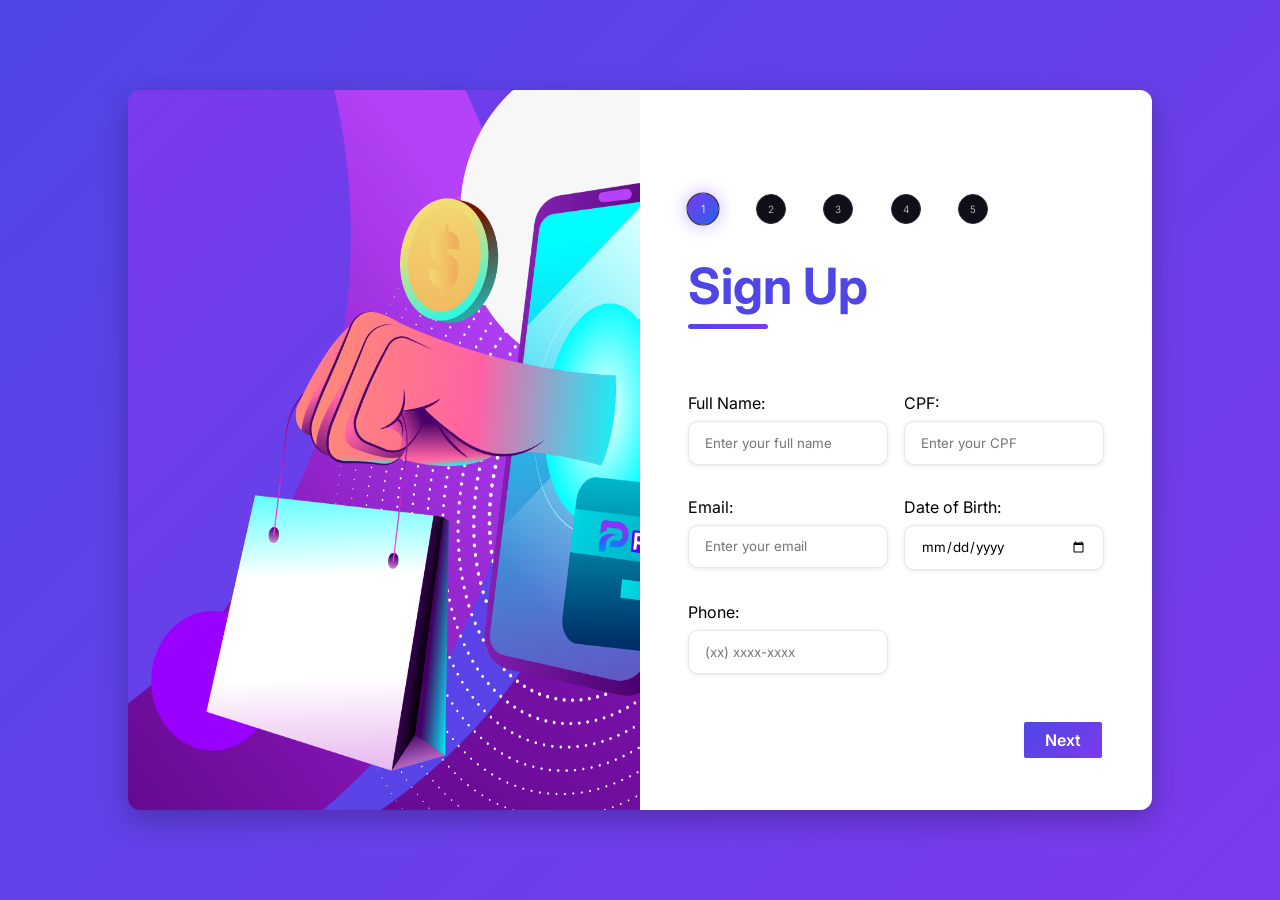
<file: WebApplication/FrontEnd/src/pages/DataBasic/index.html>
<!DOCTYPE html>
<html lang="pt-br">

<head>
    <meta charset="UTF-8">
    <meta name="viewport" content="width=device-width, initial-scale=1.0">
    <title>DataBasic</title>

    <link rel="stylesheet" href="assets/style.css">
</head>

<body>

    <div class="container">

        <div class="form-image">
            <img src="assets/img/LogoFu.png" alt="logo">
        </div>

        <div class="form">

            <form id="step1">

                <div class="steps">
                    <div class="step active">1</div>
                    <div class="step">2</div>
                    <div class="step">3</div>
                    <div class="step">4</div>
                    <div class="step">5</div>
                </div>

                <div class="form-header">

                    <div class="title">
                        <h1>Sign Up</h1>
                    </div>

                    <div class="form-logo">
                        <img src="assets/img/LogoFundo.png" alt="logo">
                    </div>

                </div>

                <div class="input-group">

                    <div class="input-box">
                        <label for="name">Full Name:</label>
                        <input id="name" name="name" type="text"
                            placeholder="Enter your full name" required>
                    </div>

                    <div class="input-box">
                        <label for="cpf">CPF:</label>
                        <input id="cpf" name="cpf" type="text"
                            placeholder="Enter your CPF" required>
                    </div>

                    <div class="input-box">
                        <label for="email">Email:</label>
                        <input id="email" name="email" type="email"
                            placeholder="Enter your email" required>
                    </div>

                    <div class="input-box">
                        <label for="dateOfBirth">Date of Birth:</label>
                        <input id="dateOfBirth" name="dateOfBirth" type="date" required>
                    </div>

                    <div class="input-box">
                        <label for="phone">Phone:</label>
                        <input id="phone" name="phone" type="tel"
                            placeholder="(xx) xxxx-xxxx" required>
                    </div>

                </div>

                <div class="login-button">
                    <button id="btnCadastrar" type="button">Next</button>
                </div>

            </form>

        </div>

    </div>

    <script src="dataBasic.js"></script>

</body>

</html>
</file>
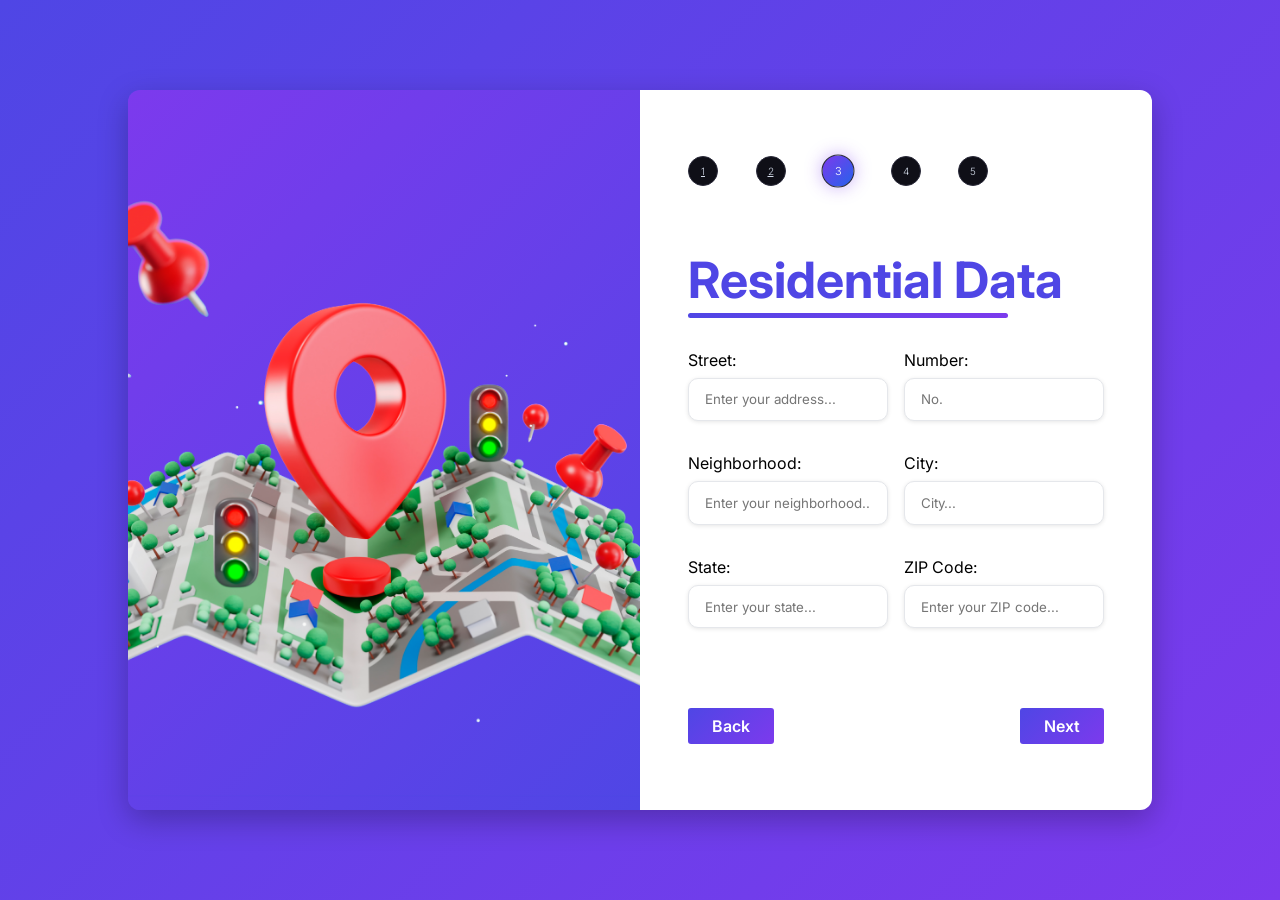
<file: WebApplication/FrontEnd/src/pages/DataAddress/address.html>
<!DOCTYPE html>
<html lang="pt-br">

<head>
    <meta charset="UTF-8">
    <meta name="viewport" content="width=device-width, initial-scale=1.0">
    <title>DataBasic</title>

    <link rel="stylesheet" href="assets/style.css">
</head>

<body>

    <div class="container">

        <div class="form-image">
            <img src="assets/img/mapa-3d.png" alt="logo">
        </div>

        <div class="form">

            <form id="step3">

                <div class="steps">
                    <a href="../DataBasic/index.html" class="step">1</a>
                    <a href="../DataFinancial/financeiro.html" class="step">2</a>
                    <div class="step active">3</div>
                    <div class="step">4</div>
                    <div class="step">5</div>
                </div>

                <div class="form-header">

                    <div class="title">
                        <h1>Residential Data</h1>
                    </div>

                    <div class="form-logo">
                        <img src="assets/img/LogoFundo.png" alt="logo">
                    </div>

                </div>

                <div class="input-group">

                    <div class="input-box">
                        <label for="rua">Street:</label>
                        <input id="rua" name="rua" type="text" placeholder="Enter your address..." required>
                    </div>

                    <div class="input-box">
                        <label for="numero">Number:</label>
                        <input id="numero" name="numero" type="text" placeholder="No." required>
                    </div>

                    <div class="input-box">
                        <label for="bairro">Neighborhood:</label>
                        <input id="bairro" name="bairro" type="text" placeholder="Enter your neighborhood..." required>
                    </div>

                    <div class="input-box">
                        <label for="cidade">City:</label>
                        <input id="cidade" name="cidade" type="text" placeholder="City..." required>
                    </div>

                    <div class="input-box">
                        <label for="estado">State:</label>
                        <input id="estado" name="estado" type="text" placeholder="Enter your state..." required>
                    </div>

                    <div class="input-box">
                        <label for="cep">ZIP Code:</label>
                        <input id="cep" name="cep" type="text" placeholder="Enter your ZIP code..." required>
                    </div>

                </div>

                <div class="navigation-buttons">

                    <button type="button" onclick="history.back()">
                        Back
                    </button>

                    <button type="button" id="btnNext">Next</button>

                </div>

            </form>

        </div>

    </div>

    <script src="dataAddress.js"></script>

</body>

</html>
</file>
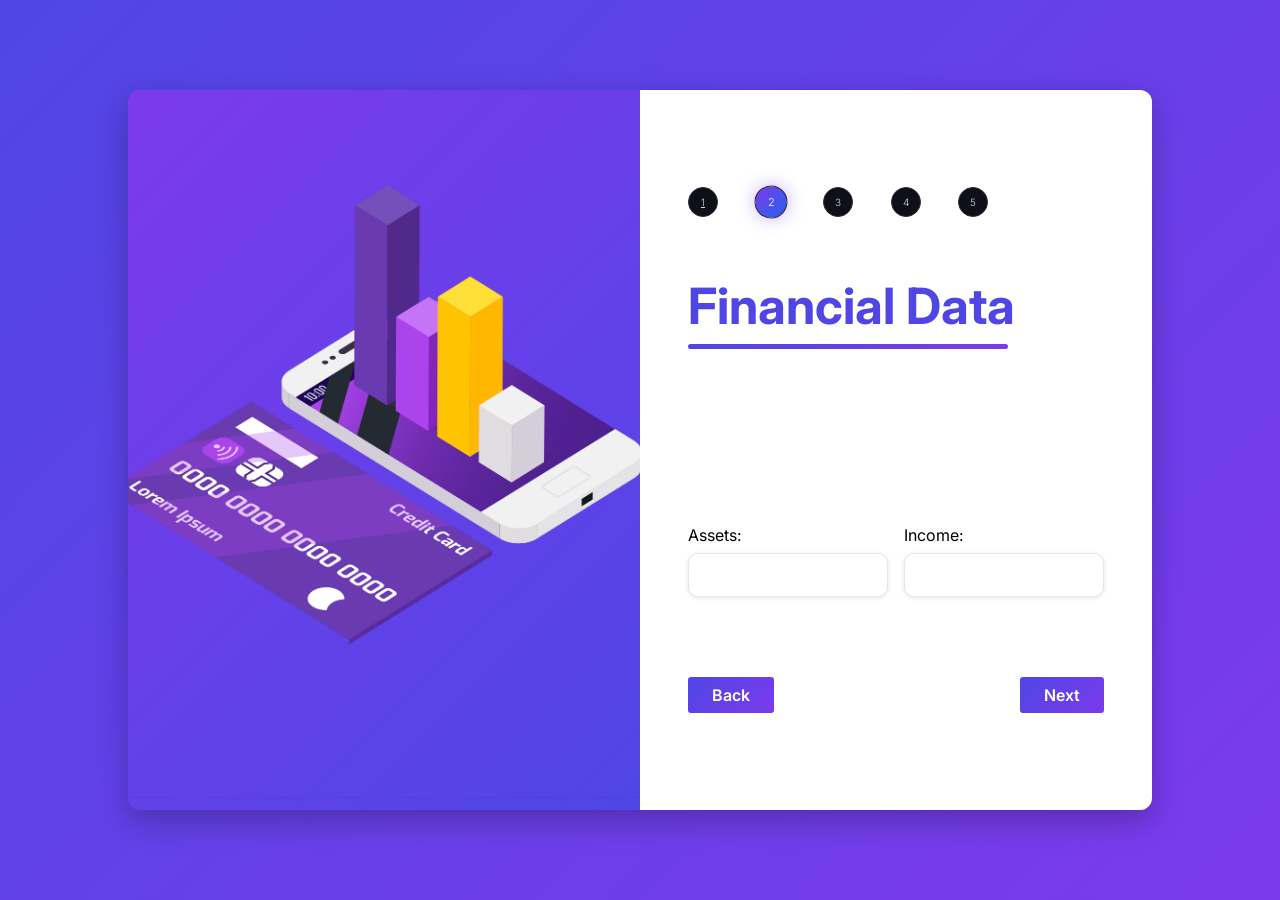
<file: WebApplication/FrontEnd/src/pages/DataFinancial/financeiro.html>
<!DOCTYPE html>
<html lang="pt-br">

<head>
    <meta charset="UTF-8">
    <meta name="viewport" content="width=device-width, initial-scale=1.0">
    <title>DataBasic</title>

    <link rel="stylesheet" href="assets/style.css">
</head>

<body>

    <div class="container">

        <div class="form-image">
            <img src="assets/img/19197147.png" alt="logo">
        </div>

        <div class="form">

            <form id="step2">

                <div class="steps">
                    <a href="../DataBasic/index.html" class="step">1</a>
                    <div class="step active">2</div>
                    <div class="step">3</div>
                    <div class="step">4</div>
                    <div class="step">5</div>
                </div>

                <div class="form-header">
                    <h1>Financial Data</h1>
                </div>

                <div class="input-group">

                    <div class="input-box">
                        <label>Assets:</label>
                        <input id="patrimonio" type="text">
                    </div>

                    <div class="input-box">
                        <label>Income:</label>
                        <input id="renda" type="text">
                    </div>

                </div>

                <div class="navigation-buttons">

                    <button type="button" onclick="history.back()">Back</button>

                    <button type="button" id="btnNext">Next</button>

                </div>

            </form>

        </div>

    </div>

    <script src="dataFinancial.js"></script>

</body>

</html>
</file>
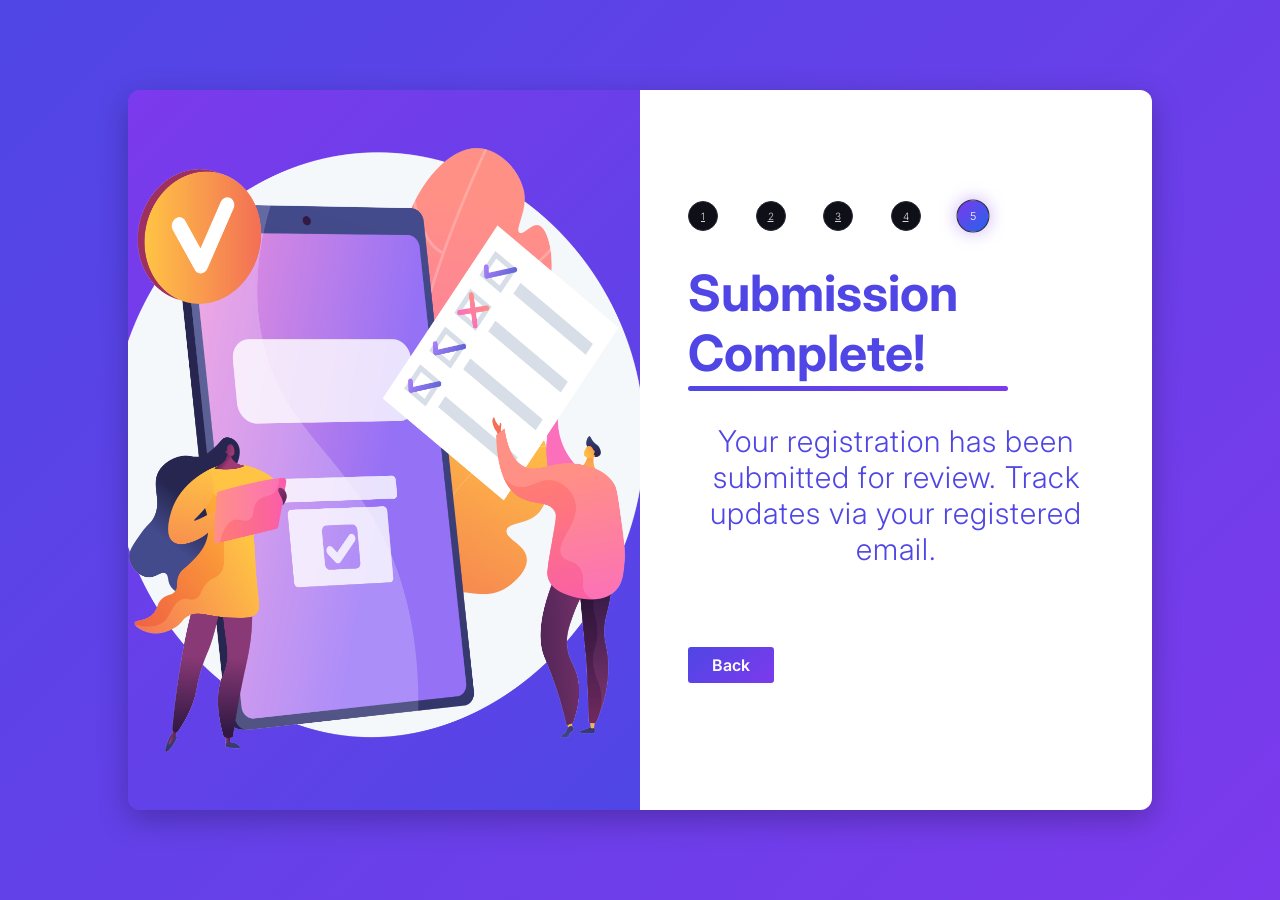
<file: WebApplication/FrontEnd/src/pages/Validacao/validacao.html>
<!DOCTYPE html>
<html lang="pt-br">

<head>
    <meta charset="UTF-8">
    <meta name="viewport" content="width=device-width, initial-scale=1.0">
    <title>DataBasic</title>

    <link rel="stylesheet" href="assets/style.css">
</head>

<body>

    <div class="container">

        <div class="form-image">
            <img src="assets/img/05.i402.001_winner_people_flat_icons-13.png" alt="logo">
        </div>

        <div class="form">

            <form action="#" method="post">

                <div class="steps">
                    <a href="../DataBasic/index.html" class="step">1</a>
                    <a href="../DataFinancial/financeiro.html" class="step">2</a>
                    <a href="../DataAddress/address.html" class="step">3</a>
                    <a href="../DataSecurity/seguranca.html" class="step">4</a>
                    <div class="step active">5</div>
                </div>

                <div class="form-header">

                    <div class="title">
                        <h1>Submission Complete!</h1>
                    </div>

                    <div class="form-logo">
                        <img src="assets/img/LogoFundo.png" alt="logo">
                    </div>

                </div>

                <div class="input-group">

                    <h2>
                        Your registration has been submitted for review. Track updates via your registered email.
                    </h2>

                    <div class="navigation-buttons">

                        <button type="button" onclick="history.back()">
                            Back
                        </button>

                    </div>

                </div>

            </form>

        </div>

    </div>

</body>

</html>
</file>
<file: WebApplication/FrontEnd/src/pages/DataBasic/assets/style.css>
@import url('https://fonts.googleapis.com/css2?family=Inter:ital,opsz,wght@0,14..32,100..900;1,14..32,100..900&display=swap');

* {
    padding: 0;
    margin: 0;
    box-sizing: border-box;
    font-family: 'Inter', sans-serif;
}

body {
    width: 100%;
    height: 100vh;
    display: flex;
    justify-content: center;
    align-items: center;
    background: linear-gradient(135deg, #4f46e5, #7c3aed);
}


.container {
    width: 80%;
    height: 80vh;
    display: flex;
    box-shadow: 0 10px 30px rgba(0, 0, 0, .25);
    border-radius: 12px;
    overflow: hidden;
}

.form-image {
    width: 50%;
    display: flex;
    justify-content: center;
    align-items: center;
    background: linear-gradient(135deg, #7c3aed, #4f46e5);
    padding: 1rem;
}

.form-image img {
    width:90rem;
    height: 68rem;
    margin-left: -120px;
}


.form {
    width: 50%;
    display: flex;
    justify-content: center;
    align-items: center;
    flex-direction: column;

    position: relative;
    background-color: #fff;
    padding: 3rem;
}


.form-logo {
    width: 100%;
    display: flex;
    justify-content: space-between;
    margin-top: 0px;
    align-items: start;
    margin-bottom: 2rem;

    position: absolute;
    top: 20px;
    right: -500px;
}

.form-logo img {
    display: block;
    max-width: 200px;
}


.form-header {
    width: 100%;
    margin-bottom: 3rem;
    display: flex;
    justify-content: space-between;
    align-items: end;
}

.form-header h1 {
    color: #4f46e5;
    font-size: 50px;
}

.form-header h1::after {
    content: "";
    display: block;
    width: 5rem;
    height: 0.3rem;
    background: linear-gradient(90deg, #4f46e5, #7c3aed);
    margin-top: 0.5rem;
    border-radius: 10px;
}


.steps {
    display: flex;
    justify-content: space-between;
    width: 100%;
    max-width: 300px;
    margin-bottom: 2rem;
}

.step {
    width: 30px;
    height: 30px;
    border-radius: 50%;
    cursor: pointer;
    display: flex;
    justify-content: center;
    align-items: center;
    background: #0f0f17;
    border: 1px solid #2a2a3a;
    color: #d2dae8;
    font-weight: 300;
    font-size: 10px;
    transition: 0.3s;
}

.step.active {
    background: linear-gradient(135deg, #7c3aed, #2563eb);
    color: #fff;
    box-shadow: 0 0 15px rgba(124, 58, 237, 0.4);
    transform: scale(1.1);
}


.input-group {
    width: 100%;
    display: flex;
    flex-wrap: wrap;
    justify-content: space-between;
    padding: 1rem 0;
    gap: 1rem;
}

.input-box {
    width: 48%;
    display: flex;
    flex-direction: column;
    margin-bottom: 1rem;
}

.input-box input {
    margin-top: 0.5rem;
    padding: 0.8rem 1rem;
    border: 1px solid #e5e7eb;
    border-radius: 10px;
    box-shadow: 0 1px 4px rgba(0, 0, 0, 0.1);
    transition: 0.2s;
}

.input-box input:hover {
    background-color: #f3f4f6;
}

.input-box input:focus {
    outline: 2px solid #7c3aed;
    border-color: transparent;
}

.login-button {
    width: 100%;
    display: flex;
    justify-content: flex-end;
    margin-top: 2rem;

    position: absolute;
    top: 600px;
    right: 50px;
}

.login-button button {
    font-size: 1rem;
    font-weight: 600;
    color: #ffffff;
    border: none;
    background: linear-gradient(135deg, #4f46e5, #7c3aed);
    padding: 0.5rem 1.3rem;
    border-radius: 2px;
    cursor: pointer;
    transition: 0.3s;
}

.login-button button:hover {
    transform: scale(1.05);
}

.login-button button a {
    text-decoration: none;
    font-weight: 500;
    color: #fff;
}




@media screen and (max-width: 1024px) {

    .container {
        width: 95%;
        height: auto;
    }

    .form-image img {
        width: 100%;
        height: auto;
        margin-left: 0;
    }

    .form-header h1 {
        font-size: 2rem;
    }

    .form-logo {
        right: 20px;
    }
}


@media screen and (max-width: 768px) {

    body {
        height: auto;
        padding: 1rem;
    }

    .container {
        flex-direction: column;
        width: 100%;
        height: auto;
    }

    .form-image {
        display: none;
    }

    .form {
        width: 100%;
        padding: 2rem 1.5rem;
    }

    .form-logo {
        position: static;
        justify-content: center;
        margin-bottom: 1.5rem;
    }

    .form-logo img {
        max-width: 150px;
    }

    .form-header {
        margin-bottom: 2rem;
    }

    .form-header h1 {
        font-size: 2rem;
        text-align: center;
    }

    .input-group {
        flex-direction: column;
        gap: 0;
    }

    .input-box {
        width: 100%;
    }

    .steps {
        max-width: 100%;
    }

    .login-button {
        position: static;
        width: 100%;
        margin-top: 2rem;
        justify-content: center;
    }

    .login-button button {
        width: 100%;
        max-width: 300px;
    }
}
</file>
<file: WebApplication/FrontEnd/src/pages/DataAddress/assets/style.css>
@import url('https://fonts.googleapis.com/css2?family=Inter:ital,opsz,wght@0,14..32,100..900;1,14..32,100..900&display=swap');

* {
    padding: 0;
    margin: 0;
    box-sizing: border-box;
    font-family: 'Inter', sans-serif;
}

body {
    width: 100%;
    height: 100vh;
    display: flex;
    justify-content: center;
    align-items: center;
    background: linear-gradient(135deg, #4f46e5, #7c3aed);
}


.container {
    width: 80%;
    height: 80vh;
    display: flex;
    box-shadow: 0 10px 30px rgba(0, 0, 0, .25);
    border-radius: 12px;
    overflow: hidden;
}

.form-image {
    width: 50%;
    display: flex;
    justify-content: center;
    align-items: center;
    background: linear-gradient(135deg, #7c3aed, #4f46e5);
    padding: 1rem;
}

.form-image img {
    width:70rem;
    height: 45rem;
    margin-left: 2px;
}


.form {
    width: 50%;
    display: flex;
    justify-content: center;
    align-items: center;
    flex-direction: column;

    position: relative;
    background-color: #fff;
    padding: 3rem;
}


.form-logo {
    width: 100%;
    display: flex;
    justify-content: space-between;
    margin-top: 0px;
    align-items: start;
    margin-bottom: 2rem;

    position: absolute;
    top: 20px;
    right: -500px;
}

.form-logo img {
    display: block;
    max-width: 200px;
}


.form-header {
    width: 100%;
    min-height: 100px;
    margin-bottom: 1rem;

    display: flex;
    justify-content: space-between;
    align-items: end;
}

.form-header h1 {
    color: #4f46e5;
    font-size: 50px;
}

.form-header h1::after {
    content: "";
    display: block;
    width: 20rem;
    height: 0.3rem;
    background: linear-gradient(90deg, #4f46e5, #7c3aed);
    margin-top: 0.2rem;
    border-radius: 10px;

}


.steps {
    display: flex;
    justify-content: space-between;
    width: 100%;
    max-width: 300px;
    margin-bottom: 2rem;
}

.step {
    width: 30px;
    height: 30px;
    border-radius: 50%;
    cursor: pointer;
    display: flex;
    justify-content: center;
    align-items: center;
    background: #0f0f17;
    border: 1px solid #2a2a3a;
    color: #d2dae8;
    font-weight: 300;
    font-size: 10px;
    transition: 0.3s;
}

.step.active {
    background: linear-gradient(135deg, #7c3aed, #2563eb);
    color: #fff;
    box-shadow: 0 0 15px rgba(124, 58, 237, 0.4);
    transform: scale(1.1);
}


.input-group {
    width: 100%;
    display: flex;
    flex-wrap: wrap;
    justify-content: space-between;
    padding: 1rem 0;
    gap: 1rem;
}

.input-box {
    width: 48%;
    display: flex;
    flex-direction: column;
    margin-bottom: 1rem;
}

.input-box input {
    margin-top: 0.5rem;
    padding: 0.8rem 1rem;
    border: 1px solid #e5e7eb;
    border-radius: 10px;
    box-shadow: 0 1px 4px rgba(0, 0, 0, 0.1);
    transition: 0.2s;
}

.input-box input:hover {
    background-color: #f3f4f6;
}

.input-box input:focus {
    outline: 2px solid #7c3aed;
    border-color: transparent;
}

.navigation-buttons {
    width: 100%;
    display: flex;
    justify-content: space-between;
    margin-top: 3rem;
}

.navigation-buttons button {
    font-size: 1rem;
    font-weight: 600;
    color: #ffffff;
    border: none;
    background: linear-gradient(135deg, #4f46e5, #7c3aed);
    padding: 0.5rem 1.5rem;
    border-radius: 3px;
    cursor: pointer;
    transition: 0.3s;
}

.navigation-buttons button:hover {
    transform: scale(1.05);
}




@media screen and (max-width: 1024px) {

    .container {
        width: 95%;
        height: auto;
    }

    .form-image img {
        width: 100%;
        height: auto;
        margin-left: 0;
    }

    .form-header h1 {
        font-size: 2rem;
    }

    .form-logo {
        right: 20px;
    }
}


@media screen and (max-width: 768px) {

    body {
        height: auto;
        padding: 1rem;
    }

    .container {
        flex-direction: column;
        width: 100%;
        height: auto;
    }

    .form-image {
        display: none;
    }

    .form {
        width: 100%;
        padding: 2rem 1.5rem;
    }

    .form-logo {
        position: static;
        justify-content: center;
        margin-bottom: 1.5rem;
    }

    .form-logo img {
        max-width: 150px;
    }

    .form-header {
        margin-bottom: 2rem;
    }

    .form-header h1 {
        font-size: 2rem;
        text-align: center;
    }

    .input-group {
        flex-direction: column;
        gap: 0;
    }

    .input-box {
        width: 100%;
    }

    .steps {
        max-width: 100%;
    }

    .login-button {
        position: static;
        width: 100%;
        margin-top: 2rem;
        justify-content: center;
    }

    .login-button button {
        width: 100%;
        max-width: 300px;
    }
}
</file>
<file: WebApplication/FrontEnd/src/pages/DataFinancial/assets/style.css>
@import url('https://fonts.googleapis.com/css2?family=Inter:ital,opsz,wght@0,14..32,100..900;1,14..32,100..900&display=swap');

* {
    padding: 0;
    margin: 0;
    box-sizing: border-box;
    font-family: 'Inter', sans-serif;
}

body {
    width: 100%;
    height: 100vh;
    display: flex;
    justify-content: center;
    align-items: center;
    background: linear-gradient(135deg, #4f46e5, #7c3aed);
}


.container {
    width: 80%;
    height: 80vh;
    display: flex;
    box-shadow: 0 10px 30px rgba(0, 0, 0, .25);
    border-radius: 12px;
    overflow: hidden;
}

.form-image {
    width: 50%;
    display: flex;
    justify-content: center;
    align-items: center;
    background: linear-gradient(135deg, #7c3aed, #4f46e5);
    padding: 1rem;
}

.form-image img {
    width:70rem;
    height: 50rem;
    margin-left: -10px;
}


.form {
    width: 50%;
    display: flex;
    justify-content: center;
    align-items: center;
    flex-direction: column;

    position: relative;
    background-color: #fff;
    padding: 3rem;
}


.form-logo {
    width: 100%;
    display: flex;
    justify-content: space-between;
    margin-top: 0px;
    align-items: start;
    margin-bottom: 2rem;

    position: absolute;
    top: 20px;
    right: -500px;
}

.form-logo img {
    display: block;
    max-width: 200px;
}


.form-header {
    width: 100%;
    min-height: 100px;
    margin-bottom: 10rem;

    display: flex;
    justify-content: space-between;
    align-items: end;
}

.form-header h1 {
    color: #4f46e5;
    font-size: 50px;
}

.form-header h1::after {
    content: "";
    display: block;
    width: 20rem;
    height: 0.3rem;
    background: linear-gradient(90deg, #4f46e5, #7c3aed);
    margin-top: 0.5rem;
    border-radius: 10px;

}


.steps {
    display: flex;
    justify-content: space-between;
    width: 100%;
    max-width: 300px;
    margin-bottom: 2rem;
}

.step {
    width: 30px;
    height: 30px;
    border-radius: 50%;
    cursor: pointer;
    display: flex;
    justify-content: center;
    align-items: center;
    background: #0f0f17;
    border: 1px solid #2a2a3a;
    color: #d2dae8;
    font-weight: 300;
    font-size: 10px;
    transition: 0.3s;
}

.step.active {
    background: linear-gradient(135deg, #7c3aed, #2563eb);
    color: #fff;
    box-shadow: 0 0 15px rgba(124, 58, 237, 0.4);
    transform: scale(1.1);
}


.input-group {
    width: 100%;
    display: flex;
    flex-wrap: wrap;
    justify-content: space-between;
    padding: 1rem 0;
    gap: 1rem;
}

.input-box {
    width: 48%;
    display: flex;
    flex-direction: column;
    margin-bottom: 1rem;
}

.input-box input {
    margin-top: 0.5rem;
    padding: 0.8rem 1rem;
    border: 1px solid #e5e7eb;
    border-radius: 10px;
    box-shadow: 0 1px 4px rgba(0, 0, 0, 0.1);
    transition: 0.2s;
}

.input-box input:hover {
    background-color: #f3f4f6;
}

.input-box input:focus {
    outline: 2px solid #7c3aed;
    border-color: transparent;
}

.navigation-buttons {
    width: 100%;
    display: flex;
    justify-content: space-between;
    margin-top: 3rem;
}

.navigation-buttons button {
    font-size: 1rem;
    font-weight: 600;
    color: #ffffff;
    border: none;
    background: linear-gradient(135deg, #4f46e5, #7c3aed);
    padding: 0.5rem 1.5rem;
    border-radius: 3px;
    cursor: pointer;
    transition: 0.3s;
}

.navigation-buttons button:hover {
    transform: scale(1.05);
}




@media screen and (max-width: 1024px) {

    .container {
        width: 95%;
        height: auto;
    }

    .form-image img {
        width: 100%;
        height: auto;
        margin-left: 0;
    }

    .form-header h1 {
        font-size: 2rem;
    }

    .form-logo {
        right: 20px;
    }
}


@media screen and (max-width: 768px) {

    body {
        height: auto;
        padding: 1rem;
    }

    .container {
        flex-direction: column;
        width: 100%;
        height: auto;
    }

    .form-image {
        display: none;
    }

    .form {
        width: 100%;
        padding: 2rem 1.5rem;
    }

    .form-logo {
        position: static;
        justify-content: center;
        margin-bottom: 1.5rem;
    }

    .form-logo img {
        max-width: 150px;
    }

    .form-header {
        margin-bottom: 2rem;
    }

    .form-header h1 {
        font-size: 2rem;
        text-align: center;
    }

    .input-group {
        flex-direction: column;
        gap: 0;
    }

    .input-box {
        width: 100%;
    }

    .steps {
        max-width: 100%;
    }

    .login-button {
        position: static;
        width: 100%;
        margin-top: 2rem;
        justify-content: center;
    }

    .login-button button {
        width: 100%;
        max-width: 300px;
    }
}
</file>
<file: WebApplication/FrontEnd/src/pages/Validacao/assets/style.css>
@import url('https://fonts.googleapis.com/css2?family=Inter:ital,opsz,wght@0,14..32,100..900;1,14..32,100..900&display=swap');

* {
    padding: 0;
    margin: 0;
    box-sizing: border-box;
    font-family: 'Inter', sans-serif;
}

body {
    width: 100%;
    height: 100vh;
    display: flex;
    justify-content: center;
    align-items: center;
    background: linear-gradient(135deg, #4f46e5, #7c3aed);
}


.container {
    width: 80%;
    height: 80vh;
    display: flex;
    box-shadow: 0 10px 30px rgba(0, 0, 0, .25);
    border-radius: 12px;
    overflow: hidden;
}

h2 {
    font-size: 30px;
    font-weight: 300;
    color: #4f46e5;
    text-align: center;
    letter-spacing: 1px;
    margin-bottom: 1rem;
}


.form-image {
    width: 50%;
    display: flex;
    justify-content: center;
    align-items: center;
    background: linear-gradient(135deg, #7c3aed, #4f46e5);
    padding: 1rem;
}

.form-image img {
    width:50rem;
    height: 50rem;
    margin-left: 2px;
}


.form {
    width: 50%;
    display: flex;
    justify-content: center;
    align-items: center;
    flex-direction: column;

    position: relative;
    background-color: #fff;
    padding: 3rem;
}


.form-logo {
    width: 100%;
    display: flex;
    justify-content: space-between;
    margin-top: 0px;
    align-items: start;
    margin-bottom: 2rem;

    position: absolute;
    top: 20px;
    right: -500px;
}

.form-logo img {
    display: block;
    max-width: 200px;
}


.form-header {
    width: 100%;
    min-height: 100px;
    margin-bottom: 1rem;

    display: flex;
    justify-content: space-between;
    align-items: end;
}

.form-header h1 {
    color: #4f46e5;
    font-size: 50px;
}

.form-header h1::after {
    content: "";
    display: block;
    width: 20rem;
    height: 0.3rem;
    background: linear-gradient(90deg, #4f46e5, #7c3aed);
    margin-top: 0.2rem;
    border-radius: 10px;

}


.steps {
    display: flex;
    justify-content: space-between;
    width: 100%;
    max-width: 300px;
    margin-bottom: 2rem;
}

.step {
    width: 30px;
    height: 30px;
    border-radius: 50%;
    cursor: pointer;
    display: flex;
    justify-content: center;
    align-items: center;
    background: #0f0f17;
    border: 1px solid #2a2a3a;
    color: #d2dae8;
    font-weight: 300;
    font-size: 10px;
    transition: 0.3s;
}

.step.active {
    background: linear-gradient(135deg, #7c3aed, #2563eb);
    color: #fff;
    box-shadow: 0 0 15px rgba(124, 58, 237, 0.4);
    transform: scale(1.1);
}


.input-group {
    width: 100%;
    display: flex;
    flex-wrap: wrap;
    justify-content: space-between;
    padding: 1rem 0;
    gap: 1rem;
}

.input-box {
    width: 48%;
    display: flex;
    flex-direction: column;
    margin-bottom: 1rem;
}

.input-box input {
    margin-top: 0.5rem;
    padding: 0.8rem 1rem;
    border: 1px solid #e5e7eb;
    border-radius: 10px;
    box-shadow: 0 1px 4px rgba(0, 0, 0, 0.1);
    transition: 0.2s;
}

.input-box input:hover {
    background-color: #f3f4f6;
}

.input-box input:focus {
    outline: 2px solid #7c3aed;
    border-color: transparent;
}

.navigation-buttons {
    width: 100%;
    display: flex;
    justify-content: space-between;
    margin-top: 3rem;
}

.navigation-buttons button {
    font-size: 1rem;
    font-weight: 600;
    color: #ffffff;
    border: none;
    background: linear-gradient(135deg, #4f46e5, #7c3aed);
    padding: 0.5rem 1.5rem;
    border-radius: 3px;
    cursor: pointer;
    transition: 0.3s;
}

.navigation-buttons button:hover {
    transform: scale(1.05);
}




@media screen and (max-width: 1024px) {

    .container {
        width: 95%;
        height: auto;
    }

    .form-image img {
        width: 100%;
        height: auto;
        margin-left: 0;
    }

    .form-header h1 {
        font-size: 2rem;
    }

    .form-logo {
        right: 20px;
    }
}


@media screen and (max-width: 768px) {

    body {
        height: auto;
        padding: 1rem;
    }

    .container {
        flex-direction: column;
        width: 100%;
        height: auto;
    }

    .form-image {
        display: none;
    }

    .form {
        width: 100%;
        padding: 2rem 1.5rem;
    }

    .form-logo {
        position: static;
        justify-content: center;
        margin-bottom: 1.5rem;
    }

    .form-logo img {
        max-width: 150px;
    }

    .form-header {
        margin-bottom: 2rem;
    }

    .form-header h1 {
        font-size: 2rem;
        text-align: center;
    }

    .input-group {
        flex-direction: column;
        gap: 0;
    }

    .input-box {
        width: 100%;
    }

    .steps {
        max-width: 100%;
    }

    .login-button {
        position: static;
        width: 100%;
        margin-top: 2rem;
        justify-content: center;
    }

    .login-button button {
        width: 100%;
        max-width: 300px;
    }
}
</file>
